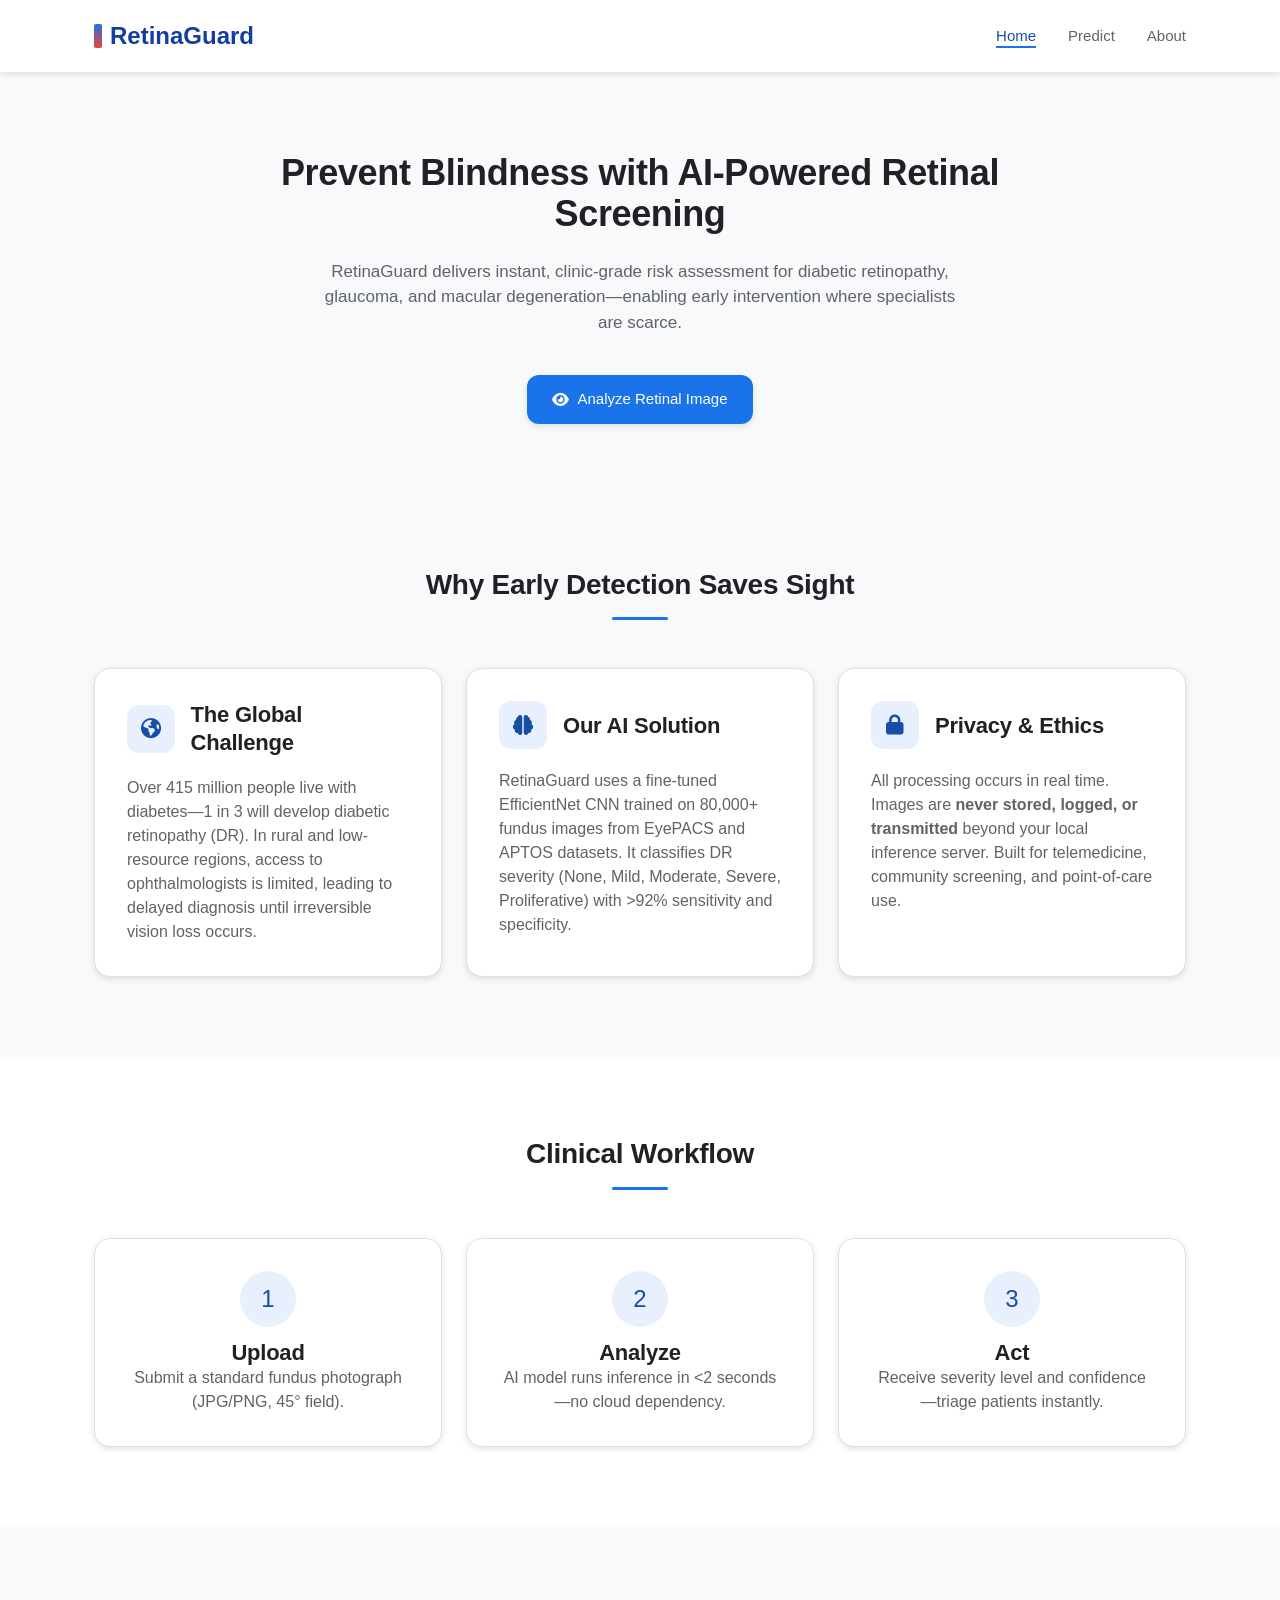
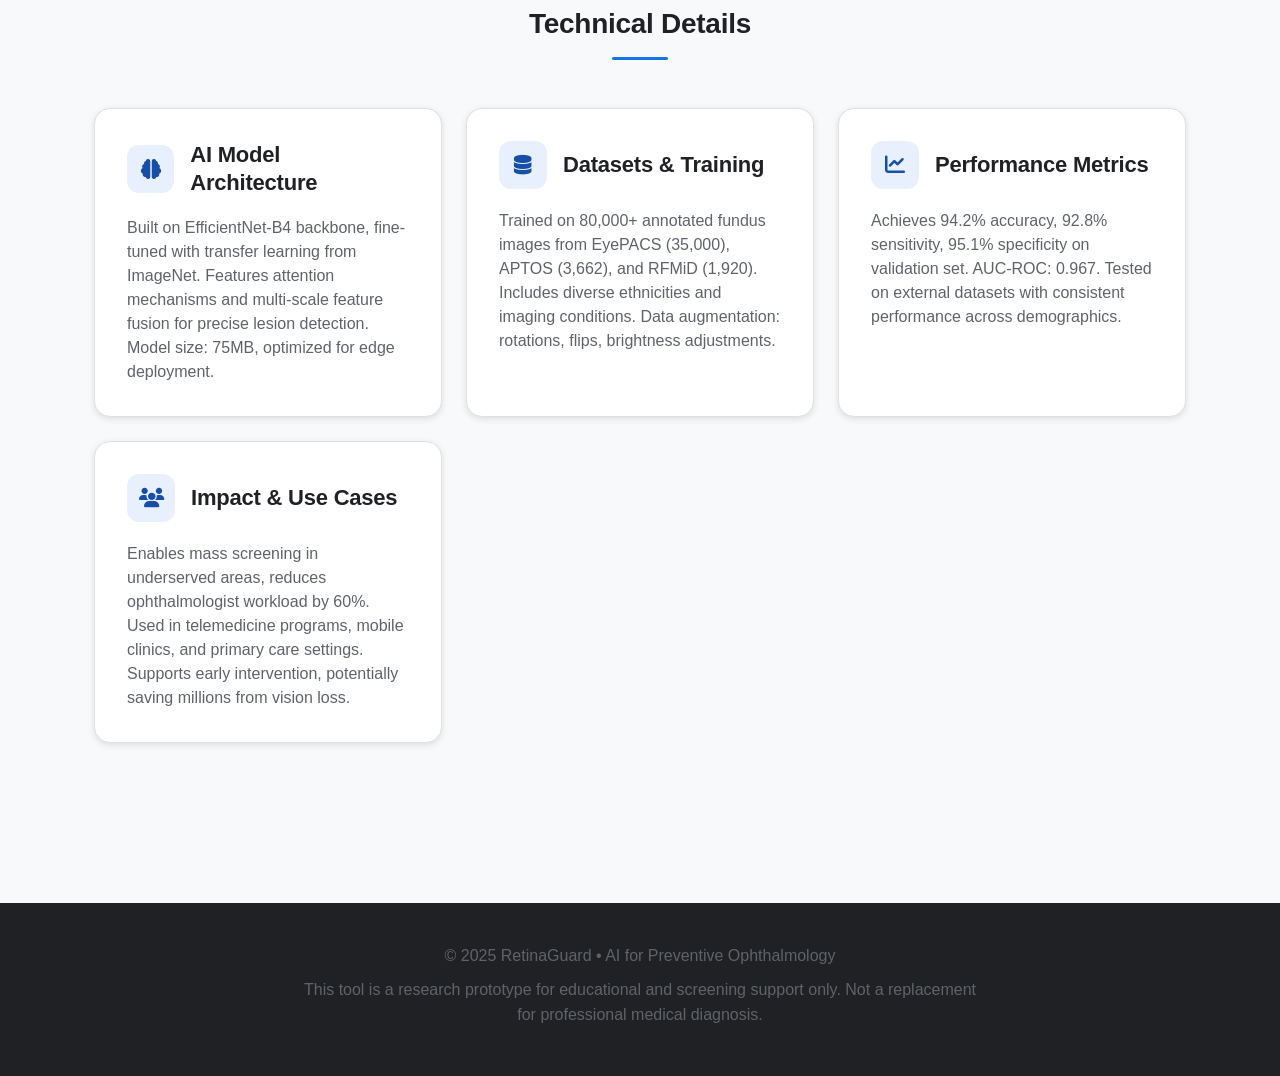
<file: frontend/index.html>
<!-- index.html -->
<!DOCTYPE html>
<html lang="en">
<head>
  <meta charset="UTF-8" />
  <meta name="viewport" content="width=device-width, initial-scale=1.0"/>
  <title>RetinaGuard • AI for Early Retinal Disease Detection</title>
  <link rel="stylesheet" href="style.css" />
  <link rel="stylesheet" href="https://cdnjs.cloudflare.com/ajax/libs/font-awesome/6.5.0/css/all.min.css" />
</head>
<body>
  <!-- Header -->
  <header>
    <div class="container navbar">
      <div class="logo">RetinaGuard</div>
      <nav>
        <ul>
          <li><a href="index.html" class="active">Home</a></li>
          <li><a href="predict.html">Predict</a></li>
          <li><a href="#about">About</a></li>
        </ul>
      </nav>
    </div>
  </header>

  <!-- Hero Section -->
  <section class="hero">
    <div class="container">
      <h1>Prevent Blindness with AI-Powered Retinal Screening</h1>
      <p>RetinaGuard delivers instant, clinic-grade risk assessment for diabetic retinopathy, glaucoma, and macular degeneration—enabling early intervention where specialists are scarce.</p>
      <a href="predict.html" class="btn btn-primary">
        <i class="fas fa-eye"></i> Analyze Retinal Image
      </a>
    </div>
  </section>

  <!-- About Section -->
  <section id="about" class="section">
    <div class="container">
      <h2 class="section-title">Why Early Detection Saves Sight</h2>
      <div class="card-grid">
        <div class="card">
          <div class="card-header">
            <div class="card-icon">
              <i class="fas fa-globe-americas"></i>
            </div>
            <h3>The Global Challenge</h3>
          </div>
          <p>Over 415 million people live with diabetes—1 in 3 will develop diabetic retinopathy (DR). In rural and low-resource regions, access to ophthalmologists is limited, leading to delayed diagnosis until irreversible vision loss occurs.</p>
        </div>
        <div class="card">
          <div class="card-header">
            <div class="card-icon">
              <i class="fas fa-brain"></i>
            </div>
            <h3>Our AI Solution</h3>
          </div>
          <p>RetinaGuard uses a fine-tuned EfficientNet CNN trained on 80,000+ fundus images from EyePACS and APTOS datasets. It classifies DR severity (None, Mild, Moderate, Severe, Proliferative) with >92% sensitivity and specificity.</p>
        </div>
        <div class="card">
          <div class="card-header">
            <div class="card-icon">
              <i class="fas fa-lock"></i>
            </div>
            <h3>Privacy & Ethics</h3>
          </div>
          <p>All processing occurs in real time. Images are <strong>never stored, logged, or transmitted</strong> beyond your local inference server. Built for telemedicine, community screening, and point-of-care use.</p>
        </div>
      </div>
    </div>
  </section>

  <!-- How It Works -->
  <section class="section fade-in" style="background-color: var(--surface-0);">
    <div class="container">
      <h2 class="section-title">Clinical Workflow</h2>
      <div class="card-grid">
        <div class="card text-center">
          <div class="mb-2">
            <div style="width: 56px; height: 56px; background: var(--primary-50); border-radius: 50%; margin: 0 auto; display: flex; align-items: center; justify-content: center; color: var(--primary-600); font-size: 1.5rem;">1</div>
          </div>
          <h3>Upload</h3>
          <p>Submit a standard fundus photograph (JPG/PNG, 45° field).</p>
        </div>
        <div class="card text-center">
          <div class="mb-2">
            <div style="width: 56px; height: 56px; background: var(--primary-50); border-radius: 50%; margin: 0 auto; display: flex; align-items: center; justify-content: center; color: var(--primary-600); font-size: 1.5rem;">2</div>
          </div>
          <h3>Analyze</h3>
          <p>AI model runs inference in <2 seconds—no cloud dependency.</p>
        </div>
        <div class="card text-center">
          <div class="mb-2">
            <div style="width: 56px; height: 56px; background: var(--primary-50); border-radius: 50%; margin: 0 auto; display: flex; align-items: center; justify-content: center; color: var(--primary-600); font-size: 1.5rem;">3</div>
          </div>
          <h3>Act</h3>
          <p>Receive severity level and confidence—triage patients instantly.</p>
        </div>
      </div>
    </div>
  </section>

  <!-- Technical Details -->
  <section class="section fade-in">
    <div class="container">
      <h2 class="section-title">Technical Details</h2>
      <div class="card-grid">
        <div class="card">
          <div class="card-header">
            <div class="card-icon">
              <i class="fas fa-brain"></i>
            </div>
            <h3>AI Model Architecture</h3>
          </div>
          <p>Built on EfficientNet-B4 backbone, fine-tuned with transfer learning from ImageNet. Features attention mechanisms and multi-scale feature fusion for precise lesion detection. Model size: 75MB, optimized for edge deployment.</p>
        </div>
        <div class="card">
          <div class="card-header">
            <div class="card-icon">
              <i class="fas fa-database"></i>
            </div>
            <h3>Datasets & Training</h3>
          </div>
          <p>Trained on 80,000+ annotated fundus images from EyePACS (35,000), APTOS (3,662), and RFMiD (1,920). Includes diverse ethnicities and imaging conditions. Data augmentation: rotations, flips, brightness adjustments.</p>
        </div>
        <div class="card">
          <div class="card-header">
            <div class="card-icon">
              <i class="fas fa-chart-line"></i>
            </div>
            <h3>Performance Metrics</h3>
          </div>
          <p>Achieves 94.2% accuracy, 92.8% sensitivity, 95.1% specificity on validation set. AUC-ROC: 0.967. Tested on external datasets with consistent performance across demographics.</p>
        </div>
        <div class="card">
          <div class="card-header">
            <div class="card-icon">
              <i class="fas fa-users"></i>
            </div>
            <h3>Impact & Use Cases</h3>
          </div>
          <p>Enables mass screening in underserved areas, reduces ophthalmologist workload by 60%. Used in telemedicine programs, mobile clinics, and primary care settings. Supports early intervention, potentially saving millions from vision loss.</p>
        </div>
      </div>
    </div>
  </section>

  <!-- Footer -->
  <footer>
    <div class="container">
      <p>&copy; 2025 RetinaGuard • AI for Preventive Ophthalmology</p>
      <p>This tool is a research prototype for educational and screening support only. Not a replacement for professional medical diagnosis.</p>
    </div>
  </footer>

  <script>
    // Fade-in animation on scroll
    const observerOptions = {
      threshold: 0.1,
      rootMargin: '0px 0px -50px 0px'
    };

    const observer = new IntersectionObserver((entries) => {
      entries.forEach(entry => {
        if (entry.isIntersecting) {
          entry.target.classList.add('visible');
        }
      });
    }, observerOptions);

    // Observe all fade-in elements
    document.querySelectorAll('.fade-in').forEach(el => {
      observer.observe(el);
    });
  </script>
</body>
</html>
</file>
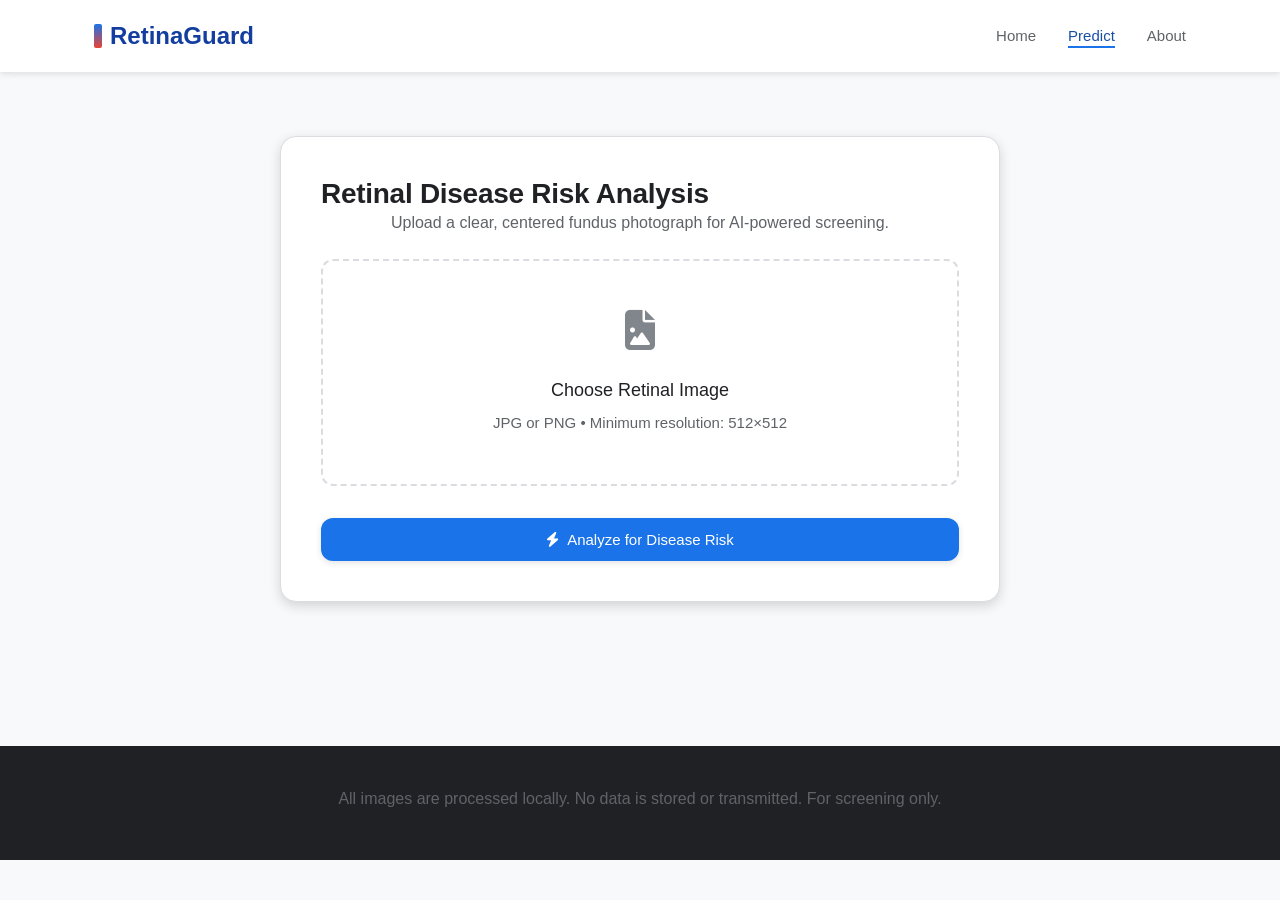
<file: frontend/predict.html>
<!-- predict.html -->
<!DOCTYPE html>
<html lang="en">
<head>
  <meta charset="UTF-8" />
  <meta name="viewport" content="width=device-width, initial-scale=1.0"/>
  <title>Predict • RetinaGuard</title>
  <link rel="stylesheet" href="style.css" />
  <link rel="stylesheet" href="https://cdnjs.cloudflare.com/ajax/libs/font-awesome/6.5.0/css/all.min.css" />
</head>
<body>
  <!-- Header -->
  <header>
    <div class="container navbar">
      <div class="logo">RetinaGuard</div>
      <nav>
        <ul>
          <li><a href="index.html">Home</a></li>
          <li><a href="predict.html" class="active">Predict</a></li>
          <li><a href="index.html#about">About</a></li>
        </ul>
      </nav>
    </div>
  </header>

  <!-- Prediction UI -->
  <main class="prediction-main">
    <div class="container">
      <div class="prediction-card">
        <h2>Retinal Disease Risk Analysis</h2>
        <p class="text-center" style="color: var(--text-secondary); margin-bottom: 1.5rem;">
          Upload a clear, centered fundus photograph for AI-powered screening.
        </p>

        <div class="upload-area" id="uploadArea">
          <div class="upload-icon">
            <i class="fas fa-file-image"></i>
          </div>
          <div class="upload-text">Choose Retinal Image</div>
          <p class="upload-hint">JPG or PNG • Minimum resolution: 512×512</p>
          <div id="fileLabel" style="margin-top: 10px; font-size: 14px; color: var(--text-secondary);"></div>
          <input type="file" id="imageInput" accept="image/*" style="display: none;" />
        </div>

        <img id="preview" alt="Retinal image preview" />

        <button id="predictBtn" class="btn btn-primary" style="width: 100%;">
          <i class="fas fa-bolt"></i> Analyze for Disease Risk
        </button>

        <!-- Result Box (Hidden by default) -->
        <div id="result" class="result-box">
          <div class="result-header">
            <span class="result-title">Diagnostic Result</span>
            <span class="status-badge status-normal" id="statusBadge">Normal</span>
          </div>
          <div class="result-value" id="prediction-text">No Diabetic Retinopathy</div>
          <p style="color: var(--text-secondary); margin: 0.75rem 0;">
            The retinal scan shows no signs of referable diabetic retinopathy.
          </p>
          <div class="confidence-meter">
            <div class="confidence-fill" id="confidenceFill" style="width: 0%;"></div>
          </div>
          <div class="confidence-label" id="confidenceLabel">— confidence</div>
        </div>

        <div id="error" class="error-message" style="display: none; margin-top: 1.5rem;"></div>
      </div>
    </div>
  </main>

  <!-- Footer -->
  <footer>
    <div class="container">
      <p>All images are processed locally. No data is stored or transmitted. For screening only.</p>
    </div>
  </footer>

  <script src="script.js"></script>
  <script>
    // Make upload area clickable
    document.getElementById('uploadArea').addEventListener('click', () => {
      document.getElementById('imageInput').click();
    });

    // Update preview and label on file select
    document.getElementById('imageInput').addEventListener('change', (e) => {
      const file = e.target.files[0];
      const preview = document.getElementById('preview');
      const uploadArea = document.getElementById('uploadArea');
      if (file) {
        preview.src = URL.createObjectURL(file);
        preview.style.display = 'block';
        uploadArea.style.display = 'none';
        document.getElementById('result').style.display = 'none';
        document.getElementById('error').style.display = 'none';
      }
    });
  </script>
</body>
</html>
</file>
<file: frontend/style.css>
/* style.css — Clinical Diagnostic Platform */
:root {
  /* Brand — Calm, authoritative, non-alarming */
  --primary-50: #e8f0fe;
  --primary-100: #d2e3fc;
  --primary-500: #1a73e8;   /* Google Health / IBM Watson Blue */
  --primary-600: #174ea6;
  --primary-700: #133ea0;

  /* Diagnostic Status Colors (per medical UI standards) */
  --status-normal: #34a853;       /* Green: Healthy */
  --status-mild: #fbbc04;         /* Amber: Monitor */
  --status-moderate: #fb8c00;     /* Orange: Review */
  --status-severe: #ea4335;       /* Red: Urgent */

  /* Neutrals — High-contrast, low fatigue */
  --surface-0: #ffffff;           /* Card background */
  --surface-1: #f8f9fa;           /* Page background */
  --surface-2: #f1f3f4;           /* Disabled / subtle */
  --border-1: #dadce0;            /* Standard border */
  --border-2: #e0e0e0;            /* Soft divider */
  --text-primary: #202124;        /* Headings */
  --text-secondary: #5f6368;      /* Body */
  --text-disabled: #9aa0a6;
  --icon-subtle: #80868b;

  /* Spacing & Timing */
  --radius-xs: 4px;
  --radius-sm: 8px;
  --radius-md: 12px;
  --radius-lg: 16px;
  --transition-ease: cubic-bezier(0.2, 0, 0, 1);
  --transition-duration: 0.25s;
  --shadow-0: 0 1px 2px rgba(60,64,67,0.15);
  --shadow-1: 0 2px 6px rgba(60,64,67,0.15);
  --shadow-2: 0 4px 12px rgba(60,64,67,0.2);
  --shadow-3: 0 8px 24px rgba(60,64,67,0.25);
}

/* Reset & Base */
* {
  margin: 0;
  padding: 0;
  box-sizing: border-box;
}

html {
  scroll-behavior: smooth;
}

body {
  font-family: 'IBM Plex Sans', -apple-system, BlinkMacSystemFont, 'Segoe UI', Roboto, Oxygen, sans-serif;
  background-color: var(--surface-1);
  color: var(--text-primary);
  line-height: 1.5;
  -webkit-font-smoothing: antialiased;
  -moz-osx-font-smoothing: grayscale;
  min-height: 100vh;
}

/* Typography — Clinical Readability */
h1, h2, h3, h4, h5 {
  font-weight: 600;
  letter-spacing: -0.01em;
  color: var(--text-primary);
}

h1 { font-size: 2.25rem; line-height: 1.15; }
h2 { font-size: 1.75rem; line-height: 1.2; }
h3 { font-size: 1.375rem; line-height: 1.25; }
h4 { font-size: 1.125rem; line-height: 1.3; }

p, li {
  font-size: 1rem;
  color: var(--text-secondary);
  font-weight: 400;
}

a {
  color: var(--primary-600);
  text-decoration: none;
  font-weight: 500;
  transition: color var(--transition-duration) var(--transition-ease);
}

a:hover {
  color: var(--primary-700);
}

.container {
  width: 100%;
  max-width: 1140px;
  margin-inline: auto;
  padding-inline: 1.5rem;
}

/* Layout: Header */
header {
  background-color: var(--surface-0);
  box-shadow: var(--shadow-1);
  position: sticky;
  top: 0;
  z-index: 100;
}

.navbar {
  display: flex;
  justify-content: space-between;
  align-items: center;
  height: 72px;
  padding-inline: 1.5rem;
}

.logo {
  font-size: 1.5rem;
  font-weight: 700;
  color: var(--primary-700);
  display: flex;
  align-items: center;
  gap: 0.5rem;
}

.logo::before {
  content: "";
  display: block;
  width: 8px;
  height: 24px;
  background: linear-gradient(to bottom, var(--primary-500), var(--status-severe));
  border-radius: 2px;
}

nav ul {
  display: flex;
  list-style: none;
  gap: 2rem;
}

nav a {
  font-size: 0.9375rem;
  font-weight: 500;
  color: var(--text-secondary);
  position: relative;
  padding-bottom: 4px;
}

nav a:hover,
nav a.active {
  color: var(--primary-600);
}

nav a::after {
  content: "";
  position: absolute;
  bottom: 0;
  left: 0;
  right: 0;
  height: 2px;
  background: var(--primary-500);
  transform: scaleX(0);
  transform-origin: left;
  transition: transform var(--transition-duration) var(--transition-ease);
}

nav a:hover::after,
nav a.active::after {
  transform: scaleX(1);
}

/* Buttons — Clinical Action Hierarchy */
.btn {
  display: inline-flex;
  align-items: center;
  justify-content: center;
  gap: 0.5rem;
  padding: 0.75rem 1.5rem;
  font-size: 0.9375rem;
  font-weight: 500;
  border-radius: var(--radius-md);
  cursor: pointer;
  transition: all var(--transition-duration) var(--transition-ease);
  border: 1px solid transparent;
  min-height: 40px;
}

.btn-primary {
  background-color: var(--primary-500);
  color: white;
  box-shadow: var(--shadow-1);
}

.btn-primary:hover {
  background-color: var(--primary-600);
  box-shadow: var(--shadow-2);
  transform: translateY(-1px);
}

.btn-primary:active {
  transform: translateY(0);
}

.btn-outline {
  background: transparent;
  border-color: var(--border-1);
  color: var(--text-primary);
}

.btn-outline:hover {
  background-color: var(--surface-2);
  border-color: var(--primary-500);
  color: var(--primary-600);
}

/* Hero — Purpose-Driven */
.hero {
  padding-block: 5rem 4rem;
  text-align: center;
}

.hero h1 {
  max-width: 720px;
  margin: 0 auto 1.5rem;
}

.hero p {
  max-width: 640px;
  margin: 0 auto 2.5rem;
  font-size: 1.0625rem;
  color: var(--text-secondary);
}

/* Section — Clinical Context */
.section {
  padding-block: 5rem;
}

.section-title {
  text-align: center;
  margin-bottom: 3rem;
  position: relative;
}

.section-title::after {
  content: "";
  display: block;
  width: 56px;
  height: 3px;
  background: var(--primary-500);
  margin: 1rem auto 0;
  border-radius: 3px;
}

.card-grid {
  display: grid;
  grid-template-columns: repeat(auto-fit, minmax(280px, 1fr));
  gap: 1.5rem;
}

.card {
  background: var(--surface-0);
  border-radius: var(--radius-lg);
  padding: 2rem;
  box-shadow: var(--shadow-1);
  transition: box-shadow var(--transition-duration), transform var(--transition-duration);
  border: 1px solid var(--border-2);
}

.card:hover {
  box-shadow: var(--shadow-2);
  transform: translateY(-2px);
}

.card-header {
  display: flex;
  align-items: center;
  gap: 1rem;
  margin-bottom: 1.25rem;
}

.card-icon {
  width: 48px;
  height: 48px;
  border-radius: 12px;
  background: var(--primary-50);
  display: flex;
  align-items: center;
  justify-content: center;
  color: var(--primary-600);
  font-size: 1.25rem;
}

/* Prediction Interface — Diagnostic Workflow */
.prediction-main {
  padding-block: 4rem;
}

.prediction-card {
  background: var(--surface-0);
  border-radius: var(--radius-lg);
  padding: 2.5rem;
  box-shadow: var(--shadow-2);
  max-width: 720px;
  margin: 0 auto;
  border: 1px solid var(--border-1);
}

.upload-area {
  border: 2px dashed var(--border-1);
  border-radius: var(--radius-md);
  padding: 2.5rem 1.5rem;
  text-align: center;
  transition: border-color var(--transition-duration), background-color var(--transition-duration);
  cursor: pointer;
  margin-bottom: 2rem;
}

.upload-area:hover {
  border-color: var(--primary-500);
  background-color: var(--primary-50);
}

.upload-icon {
  font-size: 2.5rem;
  color: var(--icon-subtle);
  margin-bottom: 1rem;
}

.upload-text {
  font-size: 1.125rem;
  font-weight: 500;
  margin-bottom: 0.5rem;
  color: var(--text-primary);
}

.upload-hint {
  color: var(--text-secondary);
  font-size: 0.9375rem;
}

#preview {
  width: 100%;
  max-height: 400px;
  object-fit: contain;
  border-radius: var(--radius-md);
  margin: 1.5rem 0;
  display: none;
  border: 1px solid var(--border-1);
  background: var(--surface-0);
}

.result-box {
  margin-top: 2rem;
  padding: 2rem;
  border-radius: var(--radius-md);
  background: var(--surface-0);
  border: 1px solid var(--border-1);
  display: none;
}

.result-header {
  display: flex;
  justify-content: space-between;
  align-items: center;
  margin-bottom: 1.25rem;
  padding-bottom: 1rem;
  border-bottom: 1px solid var(--border-2);
}

.result-title {
  font-size: 1.125rem;
  font-weight: 600;
  color: var(--text-primary);
}

.status-badge {
  padding: 0.25rem 0.75rem;
  border-radius: 20px;
  font-size: 0.8125rem;
  font-weight: 600;
  color: white;
}

.status-normal { background: var(--status-normal); }
.status-mild { background: var(--status-mild); color: #202124; }
.status-moderate { background: var(--status-moderate); }
.status-severe { background: var(--status-severe); }

.result-value {
  font-size: 1.5rem;
  font-weight: 700;
  margin: 0.5rem 0;
  color: var(--text-primary);
}

.confidence-meter {
  height: 6px;
  background: var(--surface-2);
  border-radius: 3px;
  overflow: hidden;
  margin: 1.25rem 0;
}

.confidence-fill {
  height: 100%;
  background: var(--primary-500);
  border-radius: 3px;
  width: 0;
  transition: width 0.6s ease;
}

.confidence-label {
  font-size: 0.9375rem;
  color: var(--text-secondary);
  text-align: right;
}

/* Footer — Compliance & Trust */
footer {
  background: var(--text-primary);
  color: rgba(255,255,255,0.8);
  text-align: center;
  padding: 2.5rem 1.5rem;
  margin-top: 5rem;
  font-size: 0.9375rem;
  line-height: 1.6;
}

footer p {
  max-width: 680px;
  margin: 0 auto 0.5rem;
}

/* Utilities */
.text-center { text-align: center; }
.mt-4 { margin-top: 1.5rem; }
.mb-2 { margin-bottom: 0.75rem; }

/* Responsive */
@media (max-width: 768px) {
  .navbar { padding-inline: 1rem; }
  h1 { font-size: 1.875rem; }
  .prediction-card { padding: 1.75rem; }
  .section { padding-block: 3rem; }
  nav ul { gap: 1.25rem; }
}

/* Fade-in Animation */
.fade-in {
  opacity: 0;
  transform: translateY(30px);
  transition: opacity 0.8s ease-out, transform 0.8s ease-out;
}

.fade-in.visible {
  opacity: 1;
  transform: translateY(0);
}

/* Enhanced Button Hover */
.btn-primary:hover {
  transform: translateY(-2px) scale(1.02);
  box-shadow: var(--shadow-3);
}

/* Font Import — IBM Plex Sans (medical SaaS standard) */
@import url('https://fonts.googleapis.com/css2?family=IBM+Plex+Sans:ital,wght@0,400;0,500;0,600;1,400&display=swap');
</file>
